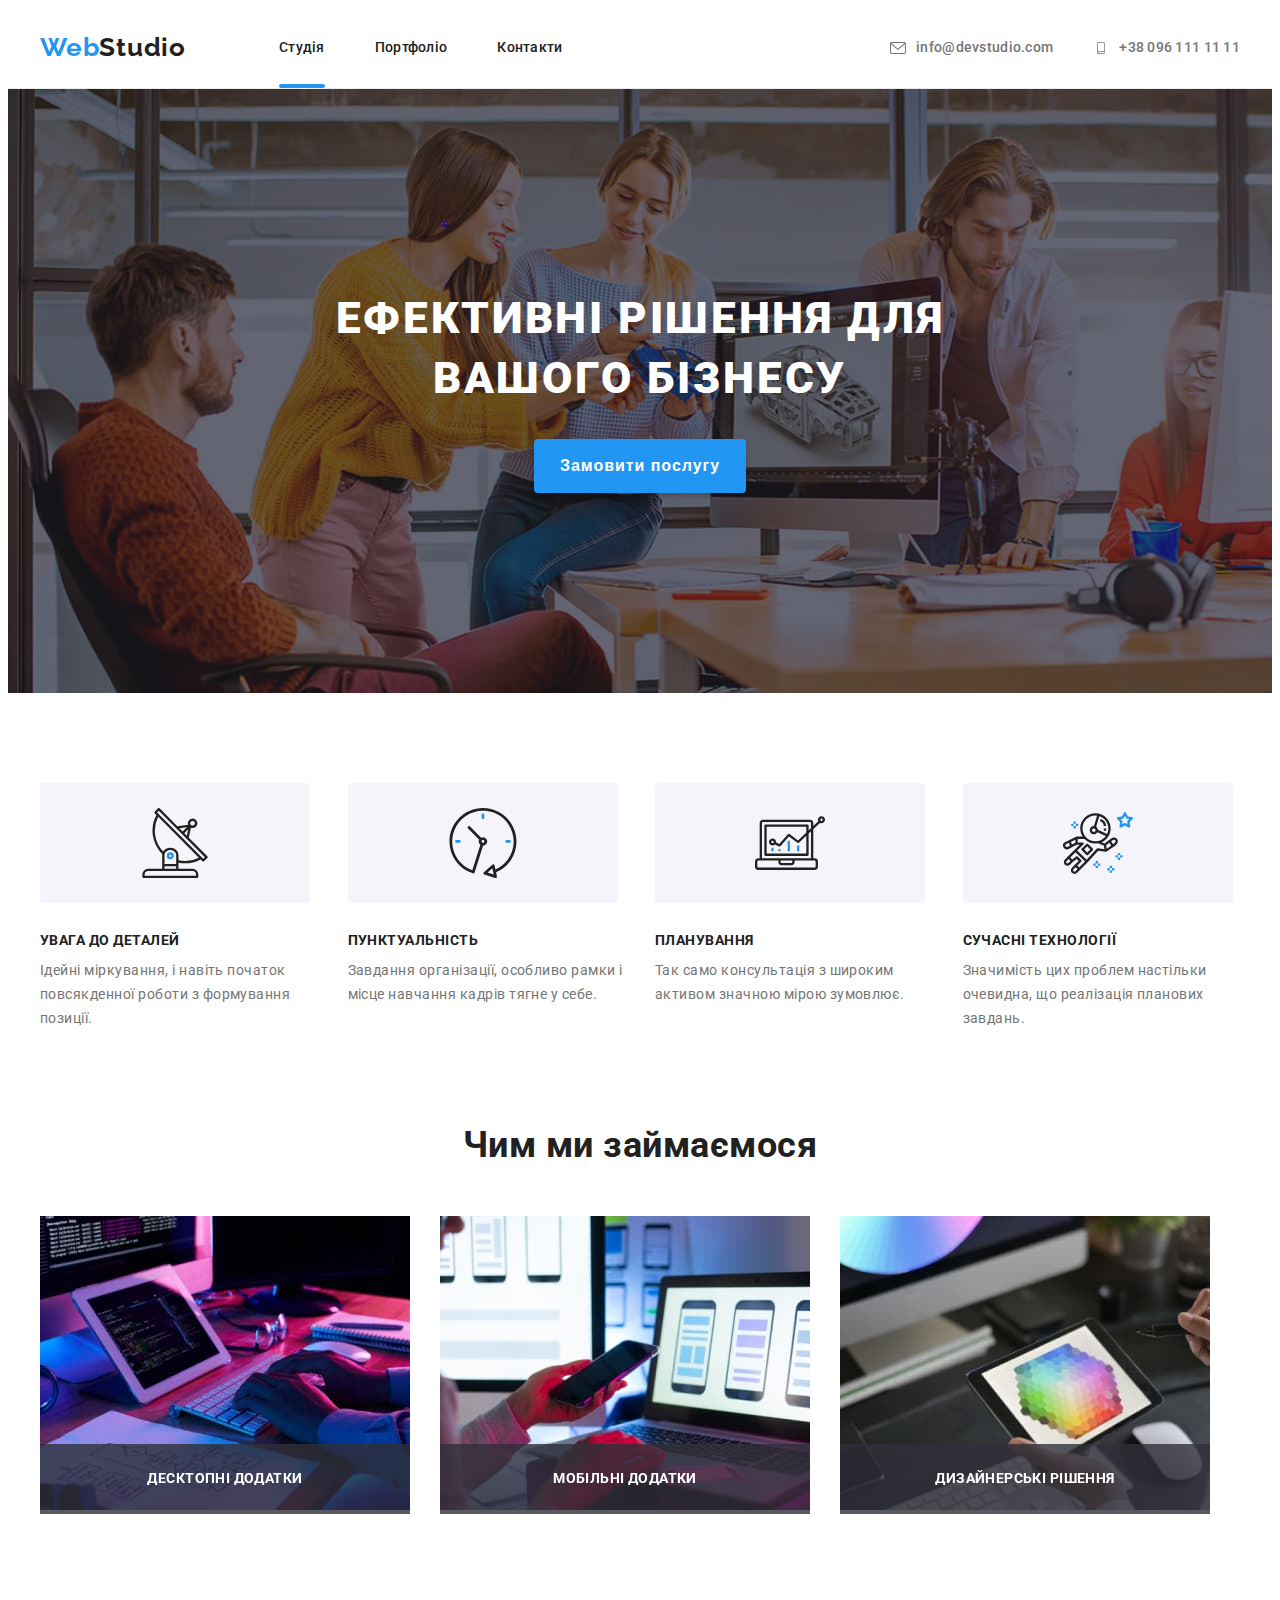
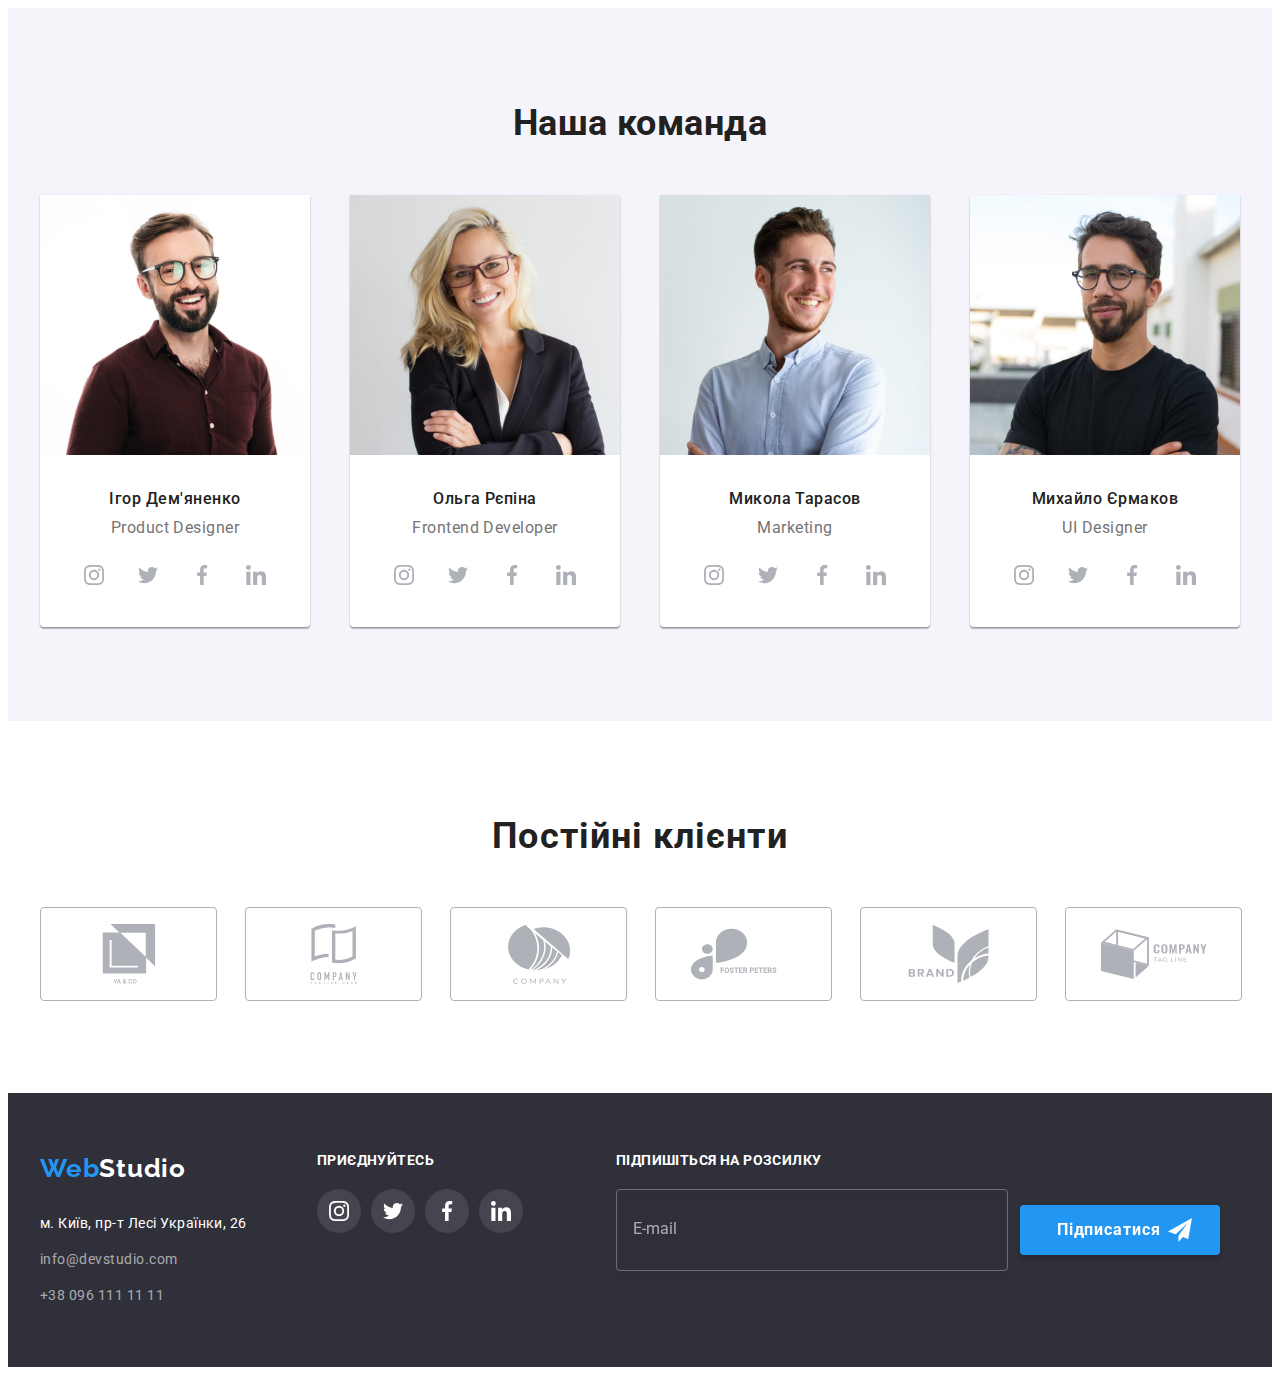
<file: index.html>
<!DOCTYPE html>
<html lang="uk">
<head>
    <meta charset="UTF-8">
    <meta http-equiv="X-UA-Compatible" content="IE=edge">
    <meta name="viewport" content="width=device-width, initial-scale=1.0">
    <title>WebStudio</title>
    <link rel="preconnect" href="https://fonts.googleapis.com">
    <link rel="preconnect" href="https://fonts.gstatic.com" crossorigin>
    <link href="https://fonts.googleapis.com/css2?family=Raleway:wght@700&family=Roboto:wght@400;500;700;900&display=swap" rel="stylesheet">
    
    <link rel="stylesheet" href="https://cdnjs.cloudflare.com/ajax/libs/modern-normalize/1.1.0/modern-normalize.min.css" integrity="sha512-wpPYUAdjBVSE4KJnH1VR1HeZfpl1ub8YT/NKx4PuQ5NmX2tKuGu6U/JRp5y+Y8XG2tV+wKQpNHVUX03MfMFn9Q==" crossorigin="anonymous" referrerpolicy="no-referrer" />
    
    <link rel="stylesheet" href="./css/styles.css">
</head>
    <body>

        <header class="header">
            <div class="container header-container">
                <a href="./index.html" class="logo link"><span class="logo-web">Web</span>Studio</a>
                <nav>
                    <ul class="header-list list">
                        <li class="item">
                            <a href="./index.html" class="header-link link active-page">Студія</a>
                        </li>
                        <li class="item">
                            <a href="./portfolio.html" class="header-link link portfolio">Портфоліо</a>
                        </li>
                        <li class="item">
                            <a href="" class="header-link link contact">Контакти</a>
                        </li>
                    </ul>
                </nav>
                <ul class="contact-list list">
                    <li class="item"><a href="mailto:info@devstudio.com" class="header-contact link">
                        <svg width="16" height="12" class="contact-icon">
                            <use href="./images/icons.svg#icon-mail"></use>
                        </svg>
                        info@devstudio.com</a></li>
                    <li class="item">
                        <a href="tel:+380961111111" class="header-contact link">
                        <svg width="16" height="12" class="contact-icon">
                            <use href="./images/icons.svg#icon-smartphone"></use>
                        </svg>
                        +38 096 111 11 11</a></li>
                </ul>
            </div>
        </header>
        
    
        <main>
            <!-- Ефективні рішення для вашого бізнесу -->
            <div class="hero-title">
            <section class="hero">
                <h1 class="title">Ефективні рішення для <br>вашого бізнесу</h1>


                <button  type="button" class="btn" data-modal-open>Замовити послугу</button>
                <div class="backdrop is-hidden" data-modal>
                    <div class="modal">
                        <button data-modal-close class="modal-close">
                            <svg class="close-icon">
                                <use href="./images/icons.svg#icon-close"></use>
                            </svg>
                        </button>

                        <p class="modal-title">Залиште свої дані, ми вам передзвонимо</p>
                        
                        <form class="">

                           <label class="modal-form">
                                <span class="form-label"> Ім'я </span>
                                <div class="input-group">
                                <input type="text" class="form-input" name="name" placeholder=" ">
                                <svg class="form-input-icon" width="18" height="18">
                                    <use href="./images/icons.svg#icon-person-form"></use>
                                </svg>
                                </div>
                           </label>

                            <label class="modal-form">
                                <span class="form-label"> Телефон </span>
                                <div class="input-group">
                                    <input type="text" class="form-input" name="tel" placeholder=" ">
                                    <svg class="form-input-icon" width="18" height="18">
                                        <use href="./images/icons.svg#icon-phone-form"></use>
                                    </svg>
                                </div>
                            </label>

                            <label class="modal-form">
                                <span class="form-label"> Пошта </span>
                                <div class="input-group">
                                    <input type="text" class="form-input" name="e-mail" placeholder=" ">
                                    <svg class="form-input-icon" width="18" height="18">
                                        <use href="./images/icons.svg#icon-email-form"></use>
                                    </svg>
                                </div>
                            </label>
           


                            <label class="modal-form">
                                <span class="form-label"> Коментар </span>
                                <textarea class="form-comment" name="comment" rows="5" placeholder="Введіть текст"></textarea>
                            </label>

                            <div class="policy-group">
                                <input type="checkbox" name="politic" id="politic" class="politic-check visually-hidden "/>
                                <label for="politic" class="policy-label"> 
                                    <span class="check-input-icon">
                                        <svg class="" width="11" height="8">
                                            <use href="./images/icons.svg#icon-check"></use>
                                        </svg>
                                    </span>
                                    Погоджуюся з розсилкою та приймаю
                                    <a href="" class="policy-accent-text"> Умови договору</a>
                                </label>

                                
                            </div>

                            <button type="submit" class="form-btn"> Відправити</button>

                        </form>


                    </div>

                    
                </div>


            </section>
            </div>
    
    
            <!-- Переваги -->
            <section class="section">
                <div class="container">
                <h2 class="visually-hidden">Переваги</h2>
                    <ul class="list preference-list">
                        <li class="preference-item">
                            <div class="icon">
                                <svg class="preference-icon">
                                    <use href="./images/icons.svg#icon-antenna-1"></use>
                                </svg>
                            </div>
                            <h3 class="subtitle">УВАГА ДО ДЕТАЛЕЙ</h3>
                            <p class="text">Ідейні міркування, і навіть початок повсякденної роботи з формування позиції.</p>
                        </li>
                        <li class="preference-item">
                            <div class="icon">
                                <svg class="preference-icon">
                                    <use href="./images/icons.svg#icon-clock"></use>
                                </svg>
                            </div>
                            <h3 class="subtitle">ПУНКТУАЛЬНІСТЬ</h3>
                            <p class="text">Завдання організації, особливо рамки і місце навчання кадрів тягне у себе.</p>
                        </li>
                        <li class="preference-item">
                            <div class="icon">
                                <svg class="preference-icon">
                                    <use href="./images/icons.svg#icon-diagram"></use>
                                </svg>
                            </div>
                            <h3 class="subtitle">ПЛАНУВАННЯ</h3>
                            <p class="text">Так само консультація з широким активом значною мірою зумовлює.</p>
                        </li>
                        <li class="preference-item">
                            <div class="icon">
                                <svg class="preference-icon" >
                                    <use href="./images/icons.svg#icon-astronaut"></use>
                                </svg> </div>
                            <h3 class="subtitle">СУЧАСНІ ТЕХНОЛОГІЇ</h3>
                            <p class="text">Значимість цих проблем настільки очевидна, що реалізація планових завдань.</p>
                        </li>
                    </ul>
                </div>
            </section>
    
            <!-- Чим ми займаємося -->
            <section class="section work-section">
                <div class="container">
                    <h2 class="heading">Чим ми займаємося</h2>
                        <ul class="list working-list">
                            <li class="working-item">
                                <div class="work-thumb">
                                <img src="./images/img_1.jpg" alt="Дотримання алгоритмів" width="370">
                                    <div class="work-desc">
                                        <h3 class="work-title"> Десктопні додатки</h3>
                                    </div>
                            </div>
                            </li>
                            <li class="working-item">
                                <div class="work-thumb">
                                <img src="./images/img_2.jpg" alt="Дизайн" width="370">
                                    <div class="work-desc">
                                        <h3 class="work-title"> Мобільні додатки</h3>
                                    </div>
                                </div>
                            </li>
                            <li class="working-item">
                                <div class="work-thumb">
                                <img src="./images/img_3.jpg" alt="Увага до деталей" width="370">
                                    <div class="work-desc">
                                        <h3 class="work-title"> Дизайнерські рішення</h3>
                                    </div>
                                </div>
                            </li>
                        </ul>
                </div>
            </section>

            <!-- Наша команда -->
            <section class="section team-section ">
                <div class="container">
                    <h2 class="heading">Наша команда</h2>
                    <ul class="list team-list">
                        <li class="team-item">
                            <img src="./images/photo_1.jpg" alt="Ігор Дем'яненко" width="270" class="name-img" >
                            <div class="content">
                            <h3 class="name">Ігор Дем'яненко</h3>
                            <p class="desc">Product Designer</p>
                            <ul class="team-soc-list list">
                                <li class="team-soc-items"><a href="" class="team-soc-link link">
                                    <svg width="20" height="20" class="team-soc-icons" >
                                        <use href="./images/icons.svg#icon-instagram"></use>
                                    </svg>
                                </a></li>
                                <li class="team-soc-items"><a href="" class="team-soc-link link">
                                    <svg width="20" height="20" class="team-soc-icons">
                                        <use href="./images/icons.svg#icon-twitter"></use>
                                    </svg>
                                </a></li>
                                <li class="team-soc-items"><a href="" class="team-soc-link link">
                                    <svg width="20" height="20" class="team-soc-icons" >
                                        <use href="./images/icons.svg#icon-facebook"></use>
                                    </svg>
                                </a></li>
                                <li class="team-soc-items"><a href="" class="team-soc-link link">
                                    <svg width="20" height="20" class="team-soc-icons" >
                                        <use href="./images/icons.svg#icon-linkedin"></use>
                                    </svg>
                                </a></li>
                            </ul>
                            </div>
                        </li>
                        <li class="team-item">
                            <img src="./images/photo_2.jpg" alt="Ольга Рєпіна" width="270"  class="name-img">
                            <div class="content">
                            <h3 class="name">Ольга Рєпіна</h3>
                            <p class="desc">Frontend Developer</p>
                            <ul class="team-soc-list list">
                                <li class="team-soc-items"><a href="" class="team-soc-link link">
                                        <svg width="20" height="20" class="team-soc-icons">
                                            <use href="./images/icons.svg#icon-instagram"></use>
                                        </svg>
                                    </a></li>
                                <li class="team-soc-items"><a href="" class="team-soc-link link">
                                        <svg width="20" height="20" class="team-soc-icons">
                                            <use href="./images/icons.svg#icon-twitter"></use>
                                        </svg>
                                    </a></li>
                                <li class="team-soc-items"><a href="" class="team-soc-link link">
                                        <svg width="20" height="20" class="team-soc-icons">
                                            <use href="./images/icons.svg#icon-facebook"></use>
                                        </svg>
                                    </a></li>
                                <li class="team-soc-items"><a href="" class="team-soc-link link">
                                        <svg width="20" height="20" class="team-soc-icons">
                                            <use href="./images/icons.svg#icon-linkedin"></use>
                                        </svg>
                                    </a></li>
                            </ul>
                            </div>
                        </li>
                        <li class="team-item">
                            <img src="./images/photo_3.jpg" alt="Микола Тарасов" width="270"  class="name-img">
                            <div class="content">
                            <h3 class="name">Микола Тарасов</h3>
                            <p class="desc">Marketing</p>
                            <ul class="team-soc-list list">
                                <li class="team-soc-items"><a href="" class="team-soc-link link">
                                        <svg width="20" height="20" class="team-soc-icons">
                                            <use href="./images/icons.svg#icon-instagram"></use>
                                        </svg>
                                    </a></li>
                                <li class="team-soc-items"><a href="" class="team-soc-link link">
                                        <svg width="20" height="20" class="team-soc-icons">
                                            <use href="./images/icons.svg#icon-twitter"></use>
                                        </svg>
                                    </a></li>
                                <li class="team-soc-items"><a href="" class="team-soc-link link">
                                        <svg width="20" height="20" class="team-soc-icons">
                                            <use href="./images/icons.svg#icon-facebook"></use>
                                        </svg>
                                    </a></li>
                                <li class="team-soc-items"><a href="" class="team-soc-link link">
                                        <svg width="20" height="20" class="team-soc-icons">
                                            <use href="./images/icons.svg#icon-linkedin"></use>
                                        </svg>
                                    </a></li>
                            </ul>
                            </div>
                        </li>
        
                        <li class="team-item">
                            <img src="./images/photo_4.jpg" alt="Михайло Єрмаков" width="270"  class="name-img">
                            <div class="content">
                            <h3 class="name">Михайло Єрмаков</h3>
                            <p class="desc">UI Designer</p>
                            <ul class="team-soc-list list">
                                <li class="team-soc-items"><a href="" class="team-soc-link link">
                                        <svg width="20" height="20" class="team-soc-icons">
                                            <use href="./images/icons.svg#icon-instagram"></use>
                                        </svg>
                                    </a></li>
                                <li class="team-soc-items"><a href="" class="team-soc-link link">
                                        <svg width="20" height="20" class="team-soc-icons">
                                            <use href="./images/icons.svg#icon-twitter"></use>
                                        </svg>
                                    </a></li>
                                <li class="team-soc-items"><a href="" class="team-soc-link link">
                                        <svg width="20" height="20" class="team-soc-icons">
                                            <use href="./images/icons.svg#icon-facebook"></use>
                                        </svg>
                                    </a></li>
                                <li class="team-soc-items"><a href="" class="team-soc-link link">
                                        <svg width="20" height="20" class="team-soc-icons">
                                            <use href="./images/icons.svg#icon-linkedin"></use>
                                        </svg>
                                    </a></li>
                            </ul>
                            </div>
                        </li>
                    </ul>
                </div>
            </section>

            <!-- Постійні клієнти -->

            <section class="section">
                <div class="container">
                <h2 class="clients-title">Постійні клієнти</h2>
                    <ul class="list clients-list">
                        
                        <li class="clients-item"> <a href="#" class="clients-link link">
                            <svg width="106" height="60" class="clients-icon">
                                <use href="./images/icons.svg#icon-clients_1"></use>
                            </svg>
                            </a>
                        </li>
                        

                        <li class="clients-item"> <a href="#" class="clients-link link">
                            <svg width="106" height="60" class="clients-icon">
                                <use href="./images/icons.svg#icon-clients_2"></use>
                            </svg>
                            </a>
                        </li>
                        <li class="clients-item"> <a href="#" class="clients-link link">
                            <svg width="106" height="60" class="clients-icon">
                                <use href="./images/icons.svg#icon-clients_3"></use>
                            </svg>
                            </a>
                        </li>
                        <li class="clients-item"> <a href="#" class="clients-link link">
                            <svg width="106" height="60" class="clients-icon">
                                <use href="./images/icons.svg#icon-clients_4"></use>
                            </svg>
                            </a>
                        </li>
                        <li class="clients-item"> <a href="#" class="clients-link link">
                            <svg width="106" height="60" class="clients-icon">
                                <use href="./images/icons.svg#icon-clients_5"></use>
                            </svg>
                            </a>
                        </li>
                        <li class="clients-item"> <a href="#" class="clients-link link">
                            <svg width="106" height="60" class="clients-icon">
                                <use href="./images/icons.svg#icon-clients_6"></use>
                            </svg>
                            </a>
                        </li>
                    </ul>
                </div>
            </section>
        </main>
    
        <footer class="footer">
            <div class="container footer-conteiner">
                <div>
                <a href="./index.html" class="logo link footer-logo"><span class="logo-web">Web</span><span
                        class="logo-studio">Studio</span></a>
                <address>
                    <ul class="list">
                        <li class="list-item"><a
                                href="https://www.google.com/maps/place/%D0%B1%D1%83%D0%BB.+%D0%9B%D0%B5%D1%81%D0%B8+%D0%A3%D0%BA%D1%80%D0%B0%D0%B8%D0%BD%D0%BA%D0%B8,+26,+%D0%9A%D0%B8%D0%B5%D0%B2,+02000/@50.4265807,30.5361973,17z/data=!4m13!1m7!3m6!1s0x40d4cf0e033ecbe9:0x57a4dffefec77da0!2z0LHRg9C7LiDQm9C10YHQuCDQo9C60YDQsNC40L3QutC4LCAyNiwg0JrQuNC10LIsIDAyMDAw!3b1!8m2!3d50.4265807!4d30.5383858!3m4!1s0x40d4cf0e033ecbe9:0x57a4dffefec77da0!8m2!3d50.4265807!4d30.5383858"
                                target="_blank" rel="noreferrer noopener" class="map link"> м. Київ, пр-т Лесі Українки, 26</a>
                        </li>
                        <li class="list-item"><a href="mailto:info@devstudio.com"
                                class="footer-contact link">info@devstudio.com</a></li>
                        <li class="list-item"><a href="tel:+380961111111" class="footer-contact link">+38 096 111 11 11</a></li>
                    </ul>
                </address>
                </div>
                
                <div class="soc-networks">
                    <h2 class="footer-title">приєднуйтесь</h2>
                    <ul class="footer-soc-list list">
                        <li class="footer-soc-item"><a href="#" class="footer-soc-link link">
                                <svg width="20" height="20" class="footer-soc-icons">
                                    <use href="./images/icons.svg#icon-instagram"></use>
                                </svg>
                            </a></li>
                        <li class="footer-soc-item"><a href="#" class="footer-soc-link link">
                                <svg width="20" height="20" class="footer-soc-icons">
                                    <use href="./images/icons.svg#icon-twitter"></use>
                                </svg>
                            </a></li>
                        <li class="footer-soc-item"><a href="#" class="footer-soc-link link">
                                <svg width="20" height="20" class="footer-soc-icons">
                                    <use href="./images/icons.svg#icon-facebook"></use>
                                </svg>
                            </a></li>
                        <li class="footer-soc-item"><a href="#" class="footer-soc-link link">
                                <svg width="20" height="20" class="footer-soc-icons">
                                    <use href="./images/icons.svg#icon-linkedin"></use>
                                </svg>
                            </a></li>
                    </ul>
                </div>

                <div class="mailing-list">
                    <h2 class="footer-title">Підпишіться на розсилку</h2>
                    <form class="footer-form">
                         <input type="text" class="input-mailing" name="mail" placeholder="E-mail">
                         <div class="footer-form-group">
                            <button type="submit" class="footer-btn">Підписатися</button>
                            <svg class="footer-input-icon" width="24" height="24">
                                <use href="./images/icons.svg#icon-send"></use>
                            </svg>
                        </div>
                    </form>
                </div>

            </div>
        </footer>
<script src="./jc/modal.js"></script>
</body>
</html>
</file>
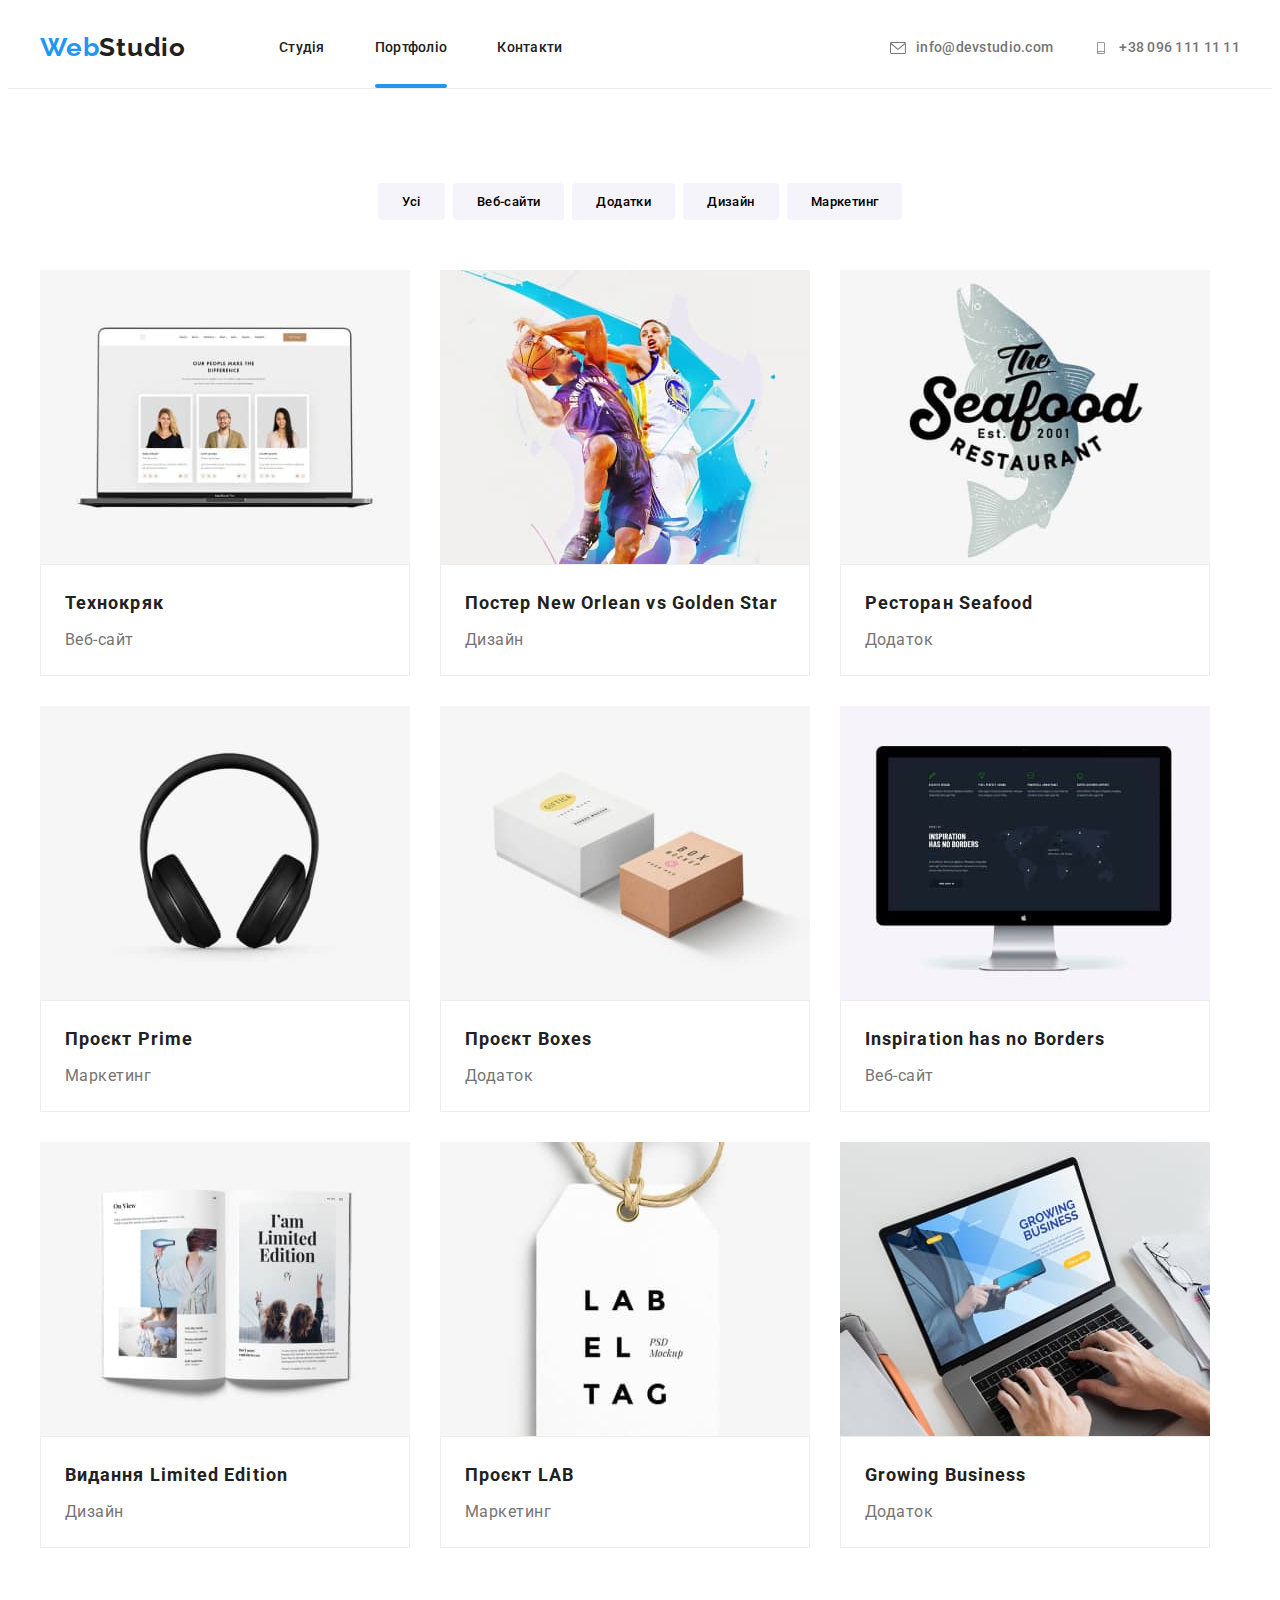
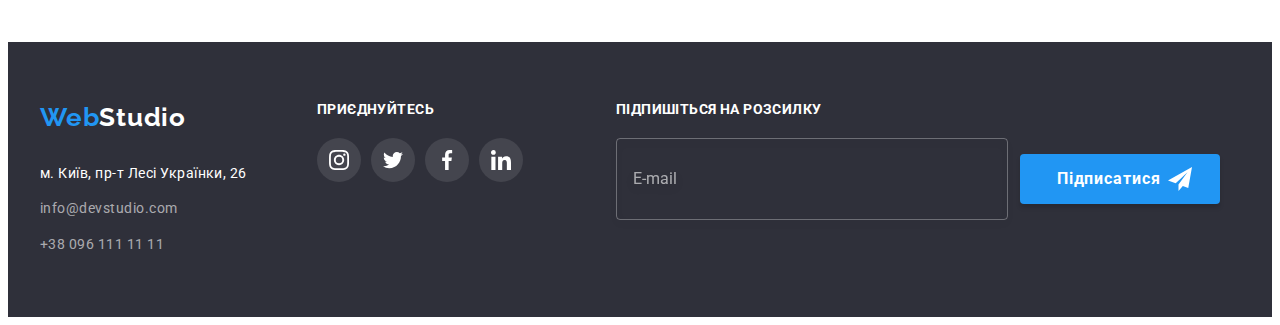
<file: portfolio.html>
<!DOCTYPE html>
<html lang="uk">

<head>
    <meta charset="UTF-8">
    <meta http-equiv="X-UA-Compatible" content="IE=edge">
    <meta name="viewport" content="width=device-width, initial-scale=1.0">
    <title>WebStudio</title>
    <link rel="preconnect" href="https://fonts.googleapis.com">
    <link rel="preconnect" href="https://fonts.gstatic.com" crossorigin>
    <link href="https://fonts.googleapis.com/css2?family=Raleway:wght@700&family=Roboto:wght@400;500;700;900&display=swap"
        rel="stylesheet">
    
    <link rel="stylesheet" href="https://cdnjs.cloudflare.com/ajax/libs/modern-normalize/1.1.0/modern-normalize.min.css"
        integrity="sha512-wpPYUAdjBVSE4KJnH1VR1HeZfpl1ub8YT/NKx4PuQ5NmX2tKuGu6U/JRp5y+Y8XG2tV+wKQpNHVUX03MfMFn9Q=="
        crossorigin="anonymous" referrerpolicy="no-referrer" />
    
    <link rel="stylesheet" href="./css/styles.css">
</head>

<body>

    <header class="header">
        <div class="container header-container">
            <a href="./index.html" class="logo link"><span class="logo-web">Web</span>Studio</a>
            <nav>
                <ul class="header-list list">
                    <li class="item ">
                        <a href="./index.html" class="header-link link">Студія</a>
                    </li>
                    <li class="item ">
                        <a href="./portfolio.html" class="header-link link active-page">Портфоліо</a>
                    </li>
                    <li class="item">
                        <a href="" class="header-link link">Контакти</a>
                    </li>
                </ul>
            </nav>
            <ul class="contact-list list">
                <li class="item"><a href="mailto:info@devstudio.com" class="header-contact link">
                        <svg width="16" height="12" class="contact-icon">
                            <use href="./images/icons.svg#icon-mail"></use>
                        </svg>
                        info@devstudio.com</a></li>
                <li class="item">
                    <a href="tel:+380961111111" class="header-contact link">
                        <svg width="16" height="12" class="contact-icon">
                            <use href="./images/icons.svg#icon-smartphone"></use>
                        </svg>
                        +38 096 111 11 11</a>
                </li>
            </ul>
        </div>
    </header>

    <main>
        <h2 class="visually-hidden">Portfolio</h2>
        <section class="section">
            <div class="container">
            <ul class="list filter" >
                <li class="filter-items"><button type="button" class="portfolio-btn">Усі</button></li>
                <li class="filter-items"><button type="button" class="portfolio-btn">Веб-сайти</button></li>
                <li class="filter-items"><button type="button" class="portfolio-btn">Додатки</button></li>
                <li class="filter-items"><button type="button" class="portfolio-btn">Дизайн</button></li>
                <li class="filter-items"><button type="button" class="portfolio-btn">Маркетинг</button></li>
            </ul>
        
            <ul class="grid list">
                <li class="grid-item"> 
                    <div class="grid-box">
                    <img src="./images/port_1.jpg" alt="Технокряк" width="370" class="grid-pic">
                        <div class="grid-overlay">
                            <p class="grid-desc">Ресурс пропонує комплексні пропозиції з різним рівнем функціоналу та сервісів. Все це дозволить відвідувачу отримати вичерпні відомості про компанію чи приватну особу
                            </p>
                        </div>
                    </div>
                    <div class="headline">
                        <h3 class="caption">Технокряк</h3>
                        <p class="info">Веб-сайт</p>
                    </div>
                </li>

                <li class="grid-item">
                    <div class="grid-box">
                    <img src="./images/port_2.jpg" alt="Постер New Orlean vs Golden Star" width="370" class="grid-pic" >
                        <div class="grid-overlay">
                            <p class="grid-desc">Ресурс пропонує комплексні пропозиції з різним рівнем функціоналу та сервісів. Все це дозволить                               відвідувачу отримати вичерпні відомості про компанію чи приватну особу
                            </p>
                        </div>
                        </div>
                    <div class="headline">
                        <h3 class="caption">Постер New Orlean vs Golden Star</h3>
                        <p class="info">Дизайн</p>
                    </div>
                </li>

                <li class="grid-item">
                    <div class="grid-box">
                    <img src="./images/port_3.jpg" alt="Ресторан Seafood" width="370" class="grid-pic">
                    <div class="grid-overlay">
                            <p class="grid-desc">Ресурс пропонує комплексні пропозиції з різним рівнем функціоналу та сервісів. Все це дозволить                               відвідувачу отримати вичерпні відомості про компанію чи приватну особу
                            </p>
                        </div>
                        </div>
                    <div class="headline">
                        <h3 class="caption">Ресторан Seafood</h3>
                        <p class="info">Додаток</p>
                    </div>
                </li>
                <li class="grid-item">
                    <div class="grid-box">
                    <img src="./images/port_4.jpg" alt="Проєкт Prime" width="370" class="grid-pic">
                        <div class="grid-overlay">
                            <p class="grid-desc">Ресурс пропонує комплексні пропозиції з різним рівнем функціоналу та сервісів. Все це дозволить                               відвідувачу отримати вичерпні відомості про компанію чи приватну особу
                            </p>
                        </div>
                        </div>
                    <div class="headline">
                        <h3 class="caption">Проєкт Prime</h3>
                    <p class="info">Маркетинг</p></div>
                </li>
                <li class="grid-item">
                    <div class="grid-box">
                    <img src="./images/port_5.jpg" alt="Проєкт Boxes" width="370" class="grid-pic">
                        <div class="grid-overlay">
                            <p class="grid-desc">Ресурс пропонує комплексні пропозиції з різним рівнем функціоналу та сервісів. Все це дозволить                               відвідувачу отримати вичерпні відомості про компанію чи приватну особу
                            </p>
                        </div>
                        </div>
                    <div class="headline"><h3 class="caption">Проєкт Boxes</h3>
                    <p class="info">Додаток</p> 
                    </div>
                
                </li>
                <li class="grid-item">
                    <div class="grid-box">
                    <img src="./images/port_6.jpg" alt="Inspiration has no Borders" width="370" class="grid-pic">
                        <div class="grid-overlay">
                            <p class="grid-desc">Ресурс пропонує комплексні пропозиції з різним рівнем функціоналу та сервісів. Все це дозволить                               відвідувачу отримати вичерпні відомості про компанію чи приватну особу
                            </p>
                        </div>
                        </div>
                    <div class="headline">
                        <h3 class="caption">Inspiration has no Borders</h3>
                        <p class="info">Веб-сайт</p>
                    </div>
                </li>
                <li class="grid-item">
                    <div class="grid-box">
                    <img src="./images/port_7.jpg" alt="Видання Limited Edition" width="370" class="grid-pic">
                        <div class="grid-overlay">
                            <p class="grid-desc">Ресурс пропонує комплексні пропозиції з різним рівнем функціоналу та сервісів. Все це дозволить                               відвідувачу отримати вичерпні відомості про компанію чи приватну особу
                            </p>
                        </div>
                        </div>
                    <div class="headline">
                        <h3 class="caption">Видання Limited Edition</h3>
                        <p class="info">Дизайн</p>
                    </div>
                </li>
                <li class="grid-item">
                    <div class="grid-box">
                    <img src="./images/port_8.jpg" alt="Проєкт LAB" width="370" class="grid-pic">
                        <div class="grid-overlay">
                            <p class="grid-desc">Ресурс пропонує комплексні пропозиції з різним рівнем функціоналу та сервісів. Все це дозволить                               відвідувачу отримати вичерпні відомості про компанію чи приватну особу
                            </p>
                        </div>
                        </div>
                    <div class="headline">
                        <h3 class="caption">Проєкт LAB</h3>
                        <p class="info">Маркетинг</p>
                    </div>
                </li>
                <li class="grid-item">
                    <div class="grid-box">
                        <img src="./images/port_9.jpg" alt="Growing Business" width="370" class="grid-pic">
                        <div class="grid-overlay">
                                <p class="grid-desc">Ресурс пропонує комплексні пропозиції з різним рівнем функціоналу та сервісів. Все це дозволить                               відвідувачу отримати вичерпні відомості про компанію чи приватну особу
                                </p>
                        </div>
                    </div>
                    <div class="headline">
                        <h3 class="caption">Growing Business</h3>
                        <p class="info">Додаток</p>
                    </div>

                </li>
            </ul>
            
            </div>
        </section>
    </main>



    <footer class="footer">
        <div class="container footer-conteiner">
            <div>
                <a href="./index.html" class="logo link footer-logo"><span class="logo-web">Web</span><span
                        class="logo-studio">Studio</span></a>
                <address>
                    <ul class="list">
                        <li class="list-item"><a
                                href="https://www.google.com/maps/place/%D0%B1%D1%83%D0%BB.+%D0%9B%D0%B5%D1%81%D0%B8+%D0%A3%D0%BA%D1%80%D0%B0%D0%B8%D0%BD%D0%BA%D0%B8,+26,+%D0%9A%D0%B8%D0%B5%D0%B2,+02000/@50.4265807,30.5361973,17z/data=!4m13!1m7!3m6!1s0x40d4cf0e033ecbe9:0x57a4dffefec77da0!2z0LHRg9C7LiDQm9C10YHQuCDQo9C60YDQsNC40L3QutC4LCAyNiwg0JrQuNC10LIsIDAyMDAw!3b1!8m2!3d50.4265807!4d30.5383858!3m4!1s0x40d4cf0e033ecbe9:0x57a4dffefec77da0!8m2!3d50.4265807!4d30.5383858"
                                target="_blank" rel="noreferrer noopener" class="map link"> м. Київ, пр-т Лесі Українки,
                                26</a>
                        </li>
                        <li class="list-item"><a href="mailto:info@devstudio.com"
                                class="footer-contact link">info@devstudio.com</a></li>
                        <li class="list-item"><a href="tel:+380961111111" class="footer-contact link">+38 096 111 11 11</a>
                        </li>
                    </ul>
                </address>
            </div>
    
            <div class="soc-networks">
                <h2 class="footer-title">приєднуйтесь</h2>
                <ul class="footer-soc-list list">
                    <li class="footer-soc-item"><a href="" class="footer-soc-link link">
                            <svg width="20" height="20" class="footer-soc-icons">
                                <use href="./images/icons.svg#icon-instagram"></use>
                            </svg>
                        </a></li>
                    <li class="footer-soc-item"><a href="" class="footer-soc-link link">
                            <svg width="20" height="20" class="footer-soc-icons">
                                <use href="./images/icons.svg#icon-twitter"></use>
                            </svg>
                        </a></li>
                    <li class="footer-soc-item"><a href="" class="footer-soc-link link">
                            <svg width="20" height="20" class="footer-soc-icons">
                                <use href="./images/icons.svg#icon-facebook"></use>
                            </svg>
                        </a></li>
                    <li class="footer-soc-item"><a href="" class="footer-soc-link link">
                            <svg width="20" height="20" class="footer-soc-icons">
                                <use href="./images/icons.svg#icon-linkedin"></use>
                            </svg>
                        </a></li>
                </ul>
            </div>

            <div class="mailing-list">
                <h2 class="footer-title">Підпишіться на розсилку</h2>
                <form class="footer-form">
                    <input type="text" class="input-mailing" name="mail" placeholder="E-mail">
                    <div class="footer-form-group">
                        <button type="submit" class="footer-btn">Підписатися</button>
                        <svg class="footer-input-icon" width="24" height="24">
                            <use href="./images/icons.svg#icon-send"></use>
                        </svg>
                    </div>
                </form>
            </div>
    
        </div>
    </footer>
    
</body>
</html>
</file>
<file: css/styles.css>
:root{
    --primary-text-color: rgba(33, 33, 33, 1); 
    --text-color: rgba(117, 117, 117, 1);
    --accent-color: #2196F3;
}

p, h1, h2, h3, h4, h5, h6{  
    margin: 0px;
}

ul {
    margin: 0px;
    padding-left: 0px;
}

body {
    font-family: 'Roboto', sans-serif ;
    background-color: #ffffff;
    letter-spacing: 0.03em;
    color: #212121;
}

.link {
    text-decoration: none;
}

.list {
    list-style: none;
}

.container {
    width: 1200px;
    padding-left: 15px;
    padding-right: 15px;
    margin-left: auto;
    margin-right: auto;
}

.header {
    border-bottom: 1px solid #ECECEC;
    display: block;
    height: 80px;
    margin-left: auto;
    margin-right: auto;
}

.header-container {
    display: flex;
    align-items: center;
}

.section {
    padding:  94px 0;
}


/* logo */
.logo {
    color: var(--primary-text-color);
    font-family: 'Raleway', sans-serif; 
    font-weight: 700;
    font-size: 26px;
    line-height: 1.2;
    letter-spacing: 0.03em;   
}
.logo-web {
    color: var(--accent-color)
}


/* header list */

.header-list {
    display: flex;
    margin-left: 93px;
}
.header-list .item:not(:last-child) {
    margin-right: 50px;
}


/* header link */

.header-link {
    position: relative;
    display: block;
    color: var(--primary-text-color);
    font-weight: 500;
    font-size: 14px;
    line-height: 1.14;
    letter-spacing: 0.02em;
    padding: 32px 0;

    transition: color 250ms cubic-bezier(0.4, 0, 0.2, 1);
}

.header-link:hover,
.header-link:focus
 {
    color: var(--accent-color);
}

.header-link.active-page::after {
    position: absolute;
    left: 0;
    bottom: 0;

    content: "";
    display: block;
    height: 4px;
    width: 100%;
    border-radius: 2px;
    background-color: var(--accent-color);
    
    transition: opacity 250ms cubic-bezier(0.4, 0, 0.2, 1);
}



/* header contact */

.header-contact{
    display: flex;
    color: var(--text-color);
    font-weight: 500;
    font-size: 14px;
    line-height: 1.14;
    letter-spacing: 0.02em;
    align-items: center;

    transition: color 250ms cubic-bezier(0.4, 0, 0.2, 1);
    
}

.contact-list {
    display: flex;
    margin-left: auto;
}

.contact-list .item:not(:last-child) {
    margin-right: 40px;
}
.header-contact:hover,
.header-contact:focus
 {
    color: var(--accent-color);
}

.contact-icon {
    fill:currentColor;
    margin-right: 10px;
}


/* hero */

.hero{
    text-align: center;
    padding: 200px 0; 
    background-image: linear-gradient( 
        to right,
        rgba(47, 48, 58, 0.4),
        rgba(47, 48, 58, 0.4)),  
        url("../images/bg-hero.svg");
    background-repeat: no-repeat;
    background-size: cover;
}

.hero-title{
    display: block;
    max-width: 1600px;
    height: 600px;
    margin-left: auto ;
    margin-right: auto;
}


.title{
    text-transform: uppercase;
    color:rgba(255, 255, 255, 1); 
    font-weight: 900;
    font-size: 44px;
    line-height: 1.36;
    letter-spacing: 0.06em;  
    margin-bottom: 30px;
}
.btn{
    display: inline-block;
    padding: 10px 24px;

    background-color: var(--accent-color);
    box-shadow: 0px 4px 4px rgba(0, 0, 0, 0.15);
    border-radius: 4px;
    border-color: transparent;

    cursor: pointer;

    color: #ffffff;
    font-weight: 700;
    font-size: 16px;
    line-height: 1.9;
    letter-spacing: 0.06em;
    align-items: center;
    text-align: center; 
}

.backdrop {
    position: fixed;
    top: 0;
    left: 0;
    width: 100%;
    height: 100%;
    background-color: rgba(0, 0, 0, 0.2);
    
    transition: opacity 250ms cubic-bezier(0.4, 0, 0.2, 1);

}

.backdrop.is-hidden{
    opacity: 0;
    pointer-events: none;
    visibility: visible;
}

.modal {
    position: absolute;
    top: 50%;
    left: 50%;
    transform: translate(-50%, -50%);

    min-width: 528px;
    min-height: 581px;

    background-color: #fff;

    padding: 40px;

}

.modal-close {
    width: 30px;
    height: 30px;
    background: #FFFFFF;
    border: 1px solid rgba(0, 0, 0, 0.1);
    border-radius: 50%;
    cursor: pointer;

    position: absolute;
    right: 8px;
    top: 8px;

    transform: fill 250ms cubic-bezier(0.4, 0, 0.2, 1);
}

.close-icon{
    width: 11px;
    height: 11px;
}

.modal-close:hover,
.modal-close:focus{
    fill: var(--accent-color);
}

.modal-title{
    font-weight: 700;
    font-size: 20px;
    line-height: 1.15;
    letter-spacing: 0.03em;
    color: var(--primary-text-color);

    margin-bottom: 30px;
}

.modal-form{
    position: relative;
    display: block;
}

.form-input{
    width: 100%;
    height: 40px;
    border: 1px solid rgba(33, 33, 33, 0.2);
    border-radius: 4px;

    padding-left: 42px;
    
    transition: border-color 250ms cubic-bezier(0.4, 0, 0.2, 1);
    
}

.form-input:focus,
.form-input:hover,
.form-comment:hover,
.form-comment:focus {
    border-color: var(--accent-color);
    outline: transparent;
}

.form-input:hover + svg,
.form-input:focus + svg {
    fill: var(--accent-color);
}

.form-label {
    font-weight: 400;
    font-size: 12px;
    line-height: 1.17;
    letter-spacing: 0.01em;
    
    color: #757575;

    position: absolute;
    top: -20px;
    left:0;
   
}
.input-group{
    position: relative;
    margin-bottom: 28px;
}
.form-input-icon{
   position: absolute;
   top: 50%;
   left: 12px;
   transform: translateY(-50%);

   transition: border-color 250ms cubic-bezier(0.4, 0, 0.2, 1) ;
}

.form-comment 
{
        width: 100%;
        height: 120px;
        border: 1px solid rgba(33, 33, 33, 0.2);
        border-radius: 4px;

        padding: 12px 16px;
        margin-bottom: 28px;
        resize: none;

        font-family: 'Roboto';
}

.form-comment::placeholder {
    font-family: 'Roboto';
    font-style: normal;
    font-weight: 400;
    font-size: 12px;
    line-height: 1.17;
    letter-spacing: 0.01em;
    
    color: rgba(117, 117, 117, 0.5);
}


.policy-group {
    margin-bottom: 30px;
    margin-left: 12px;
    
}

.check-input-icon{
    width: 16px;
    border: 2px solid var(--primary-text-color);
    height: 16px;
    margin-right: 8px;
    border-radius: 4px;

    fill: transparent;
    display: flex;
    align-items: center;
    justify-content: center;

    cursor: pointer;
}

.politic-check:checked+label>span {
    background-color: var(--accent-color);
    border: none;
}


.politic-check:checked + label>span svg {
    fill:#FFFFFF;
}


.policy-label {
    font-weight: 400;
    font-size: 14px;
    line-height: 24px;

    letter-spacing: 0.03em;
    
    color: var(--text-color);

    display: flex;
    align-items: center;
    
}

.policy-accent-text {
    color: var(--accent-color);
    margin-left: 5px;
}

.form-btn{
    background: #188CE8;
    border-radius: 4px;
    box-shadow: 0px 4px 4px rgba(0, 0, 0, 0.15);
    height: 50px;
    width: 200px;
    border: transparent;
    cursor: pointer;

    
    font-weight: 700;
    font-size: 16px;
    line-height: 1.875;

    
    letter-spacing: 0.06em;
    
    color: #FFFFFF;

}



/* preference */


.preference-list{
    display: flex;
    flex-wrap: wrap;
    justify-content: space-between;  
}
.preference-item {
    flex-basis: calc((100% - 90px) / 4);
}
.subtitle{
    font-weight: 700;
    font-size: 14px;
    line-height: 1.14;
    text-transform: uppercase;
    margin-bottom: 10px;
}
.text{
    color: var(--text-color);
    font-size: 14px;
    line-height: 1.7;
}

.icon {
    display: flex;
    justify-content: center;
    align-items: center;
    background-color: rgba(245, 244, 250, 1);
    height: 120px;
    width: 270px;
    margin-bottom: 30px;
    border-radius: 4px;
    
}

.preference-icon {
    width: 70px;
    height: 70px;
}


.visually-hidden {
    position: absolute;
    width: 1px;
    height: 1px;
    margin: -1px;
    border: 0;
    padding: 0;
    white-space: nowrap;
    clip-path: inset(100%);
    clip: rect(0 0 0 0);
    overflow: hidden;
}


/* what we do */

.work-section {
    padding-top: 0;
}
.heading {
    font-weight: 700;
    font-size: 36px;
    line-height: 1.17;
    text-align: center;  
    margin-bottom: 50px; 
}
.working-list{
    display: flex;
}
.working-list .working-item:not(:last-child)
{
    margin-right: 30px;
}

.work-thumb {
    position: relative;
}

.work-title {
    font-weight: 700;
        font-size: 14px;
        line-height: 1.14;
        text-align: center;
        letter-spacing: 0.03em;
        text-transform: uppercase;
    
        color: #FFFFFF;
        margin-top: 27px;
        
}

.work-desc{
    width: 100%;
    height: 70px;
    background-color: rgba(47, 48, 58, 0.8);
    position: absolute;
    left: 0;
    bottom: 0;
}

/* team */

.team-list {
    display: flex;
    justify-content:space-between;  
}

.team-list .team-item:not(:last-child) {
    margin-right: 30px;
}

.team-item {
    background: #FFFFFF;
    box-shadow: 0px 1px 3px rgba(0, 0, 0, 0.12), 0px 1px 1px rgba(0, 0, 0, 0.14), 0px 2px 1px rgba(0, 0, 0, 0.2);
    border-radius: 0px 0px 4px 4px;
}

.team-section{
    display: block;
    margin-left: auto;
    margin-right: auto;
    background: #F5F4FA;
}

.content {
    text-align: center;
}

.name{
    font-weight: 500;
    font-size: 16px;
    line-height: 1.19;
    margin-bottom: 10px;
}

.name-img {
    margin-bottom: 30px;
}

.desc,
.info {
    color: var(--text-color);
    line-height: 1.19;
}

.desc {
    margin-bottom: 16px;
}


.team-soc-list{
    display: flex;
    justify-content: center;
    align-items: center;
    margin-bottom: 30px ;
    
}

.team-soc-items{
    width: 44px;
    height: 44px;
}

.team-soc-items:not(:last-child) {
    margin-right: 10px;
}

.team-soc-link{
    display: flex;
    width: 100%;
    height: 100%;
    border-radius: 50%; 
    background-color: #FFFFFF;
    justify-content: center;
    align-items: center;
    color: #AFB1B8;
    fill: currentColor;

    transition: background-color 250ms cubic-bezier(0.4, 0, 0.2, 1),
    fill 250ms cubic-bezier(0.4, 0, 0.2, 1);

}

.team-soc-link:hover,
.team-soc-link:focus {
    background-color: var(--accent-color);
    fill: #FFFFFF;
}


/* Clients */
.clients-title {
    font-size: 36px;
    line-height: 1.17;
    text-align: center;
    letter-spacing: 0.03em;
    color: var(--primary-text-color);
    margin-bottom: 50px;
}

.clients-list {
    display: flex;
    align-items: center;
    justify-content: center;
}

.clients-item {
    width: 1750px;
    height: 92px;
}

.clients-item:not(:last-child) {
    margin-right: 30px;
}

.clients-link{
    width: 100%;
    height: 100%;
    display: flex;
    align-items: center;
    justify-content: center;
    border: 1px solid #AFB1B8;
    border-radius: 4px;
    cursor: pointer;
    color: #AFB1B8;

    transition: color 250ms cubic-bezier(0.4, 0, 0.2, 1),
    border 250ms cubic-bezier(0.4, 0, 0.2, 1);
    
}

.clients-link:hover,
.clients-link:focus {
    color: var(--accent-color);
    border: 1px solid var(--accent-color);
}

.clients-icon{
    fill: currentColor;
}



/* footer */
.footer {
    display: block;
    margin-left: auto;
    margin-right: auto;
    background-color: #2F303A;
    padding: 60px 0;
}

.footer-conteiner{
    display: flex;
}

.footer-logo{
    display: block;
    margin-bottom: 28px;
}
.logo-studio{
    color: #ffffff;
}
.list .list-item:not(:last-child){
    margin-bottom: 12px;
}
.map{
    color: #ffffff;
    font-style: normal;
    font-size: 14px;
    line-height: 1.7;
    transition: color 250ms cubic-bezier(0.4, 0, 0.2, 1);
}
.footer-contact{
    color: rgba(255, 255, 255, 0.6);
    font-style: normal;
    font-size: 14px;
    line-height: 1.7;

    transition: color 250ms cubic-bezier(0.4, 0, 0.2, 1);
}
.footer-contact:hover,
.footer-contact:focus{
    color: var(--accent-color);
}

.map:hover,
.map:focus {
    color: var(--accent-color);
}



.soc-networks {
    height: 80px;
    width: 206px;
    margin-left: 70px;
}

.footer-title{
    font-size: 14px;
    line-height: 1.14;
    letter-spacing: 0.03em;
    text-transform: uppercase;
    color: #FFFFFF;
    margin-bottom: 20px;
}

.footer-soc-list {
    display: flex;
    justify-content: center;
    align-items: center;
}

.footer-soc-item{
    width: 44px;
    height: 44px;
}

.footer-soc-item:not(:last-child) {
    margin-right: 10px;
}

.footer-soc-link {
    display: flex;
    justify-content: center;
    align-items: center;
    width: 100%;
    height: 100%;
    border-radius: 50%;
    background-color: rgba(255, 255, 255, 0.1);
    color: #FFFFFF;

    transition: background-color 250ms cubic-bezier(0.4, 0, 0.2, 1);
}


.footer-soc-link:hover,
.footer-soc-link:focus {
    background-color: var(--accent-color);
}

.footer-soc-icons{
    fill: currentColor;
}

.mailing-list{
    margin-left: 93px;
}

.input-mailing{
    width: 358px;
    height: 50px;
    border: 1px solid rgba(255, 255, 255, 0.3);
    filter: drop-shadow(0px 4px 4px rgba(0, 0, 0, 0.15));
    border-radius: 4px;
    background-color: transparent;

    color: #ffffff;

    padding: 15px 16px;
}

.input-mailing::placeholder {
    font-family: 'Roboto';
        font-style: normal;
        font-weight: 400;
        font-size: 16px;
        line-height: 20px;
    
        color: rgba(255, 255, 255, 0.6);
}
.footer-btn{
    width: 200px;
    height: 50px;
    background: var(--accent-color);
    box-shadow: 0px 4px 4px rgba(0, 0, 0, 0.15);
    border-radius: 4px;

    border: transparent;  
    cursor: pointer;
    
    font-family: 'Roboto';
    font-style: normal;
    
    font-weight: 700;
    font-size: 16px;
    line-height: 1.875;
    
    letter-spacing: 0.06em;
    
    color: #FFFFFF;
    padding-right: 28px;

    margin-left: 12px;
}

.footer-form {
    display: flex;
    align-items: center;
    justify-content: center;
}

.footer-form-group{
    position: relative;
}

.footer-input-icon{
    position: absolute;
    right: 28px;
    top: 13px;;
}


/* PORTFOLIO */
.filter{
    display: flex;
    margin-bottom: 50px;
    justify-content: center;
}
.filter .filter-items:not(:last-child){
    margin-right: 8px;
}

.portfolio-btn {
    display: inline-block;
    padding: 6px 22px;

    font-family: 'Roboto';
    font-weight: 500;
    line-height: 1.6;
    letter-spacing: 0.03em;

    background: #F5F4FA;
    border-radius: 4px;
    border-color: transparent;
    cursor: pointer;

    transition: background-color 250ms cubic-bezier(0.4, 0, 0.2, 1),
    color 250ms cubic-bezier(0.4, 0, 0.2, 1),
    box-shadow 250ms cubic-bezier(0.4, 0, 0.2, 1) ;

}

.portfolio-btn:focus,
.portfolio-btn:hover {
    background-color: var(--accent-color);
    color: #ffffff;
    box-shadow: 0px 3px 1px rgba(0, 0, 0, 0.1), 0px 1px 2px rgba(0, 0, 0, 0.08), 0px 2px 2px rgba(0, 0, 0, 0.12);
}





.grid {
    display: flex;
    flex-wrap: wrap;
    margin: -15px;  
}
.grid-item{
    width: 370px;
    margin: 15px;
}

.headline {
    padding: 20px 24px;
    border: 1px solid #EEEEEE;
}
.caption{
    font-size: 18px;
    line-height: 2;
    letter-spacing: 0.06em;
    margin-bottom: 4px;
    color: var(--primary-text-color);
}
.info {
    line-height: 1.875;
}
.grid-pic {
    display: block;
}


.grid-box {
position: relative;
overflow: hidden;
}


.grid-overlay {
    position: absolute;
    left: 0;
    top: 0;
    width: 100%;
    height: 294px;
    background-color: rgba(33, 150, 243, 0.9);

    overflow: hidden;
    
    transform: translateY(100%);
    transition: transform 250ms cubic-bezier(0.4, 0, 0.2, 1);  
}

.grid-desc {
    font-weight: 400;
    font-size: 18px;
    line-height: 28px;
    letter-spacing: 0.03em;
    
    color: #FFFFFF;
    margin: 63px 24px ;
    
}

.grid-item:hover .grid-overlay{
   transform: translateY(0);
   opacity: 1;
}

.grid-item:hover,
.grid-item:focus {
    box-shadow: 0px 1px 1px rgba(0, 0, 0, 0.12), 0px 4px 4px rgba(0, 0, 0, 0.06), 1px 4px 6px rgba(0, 0, 0, 0.16);
}
</file>
